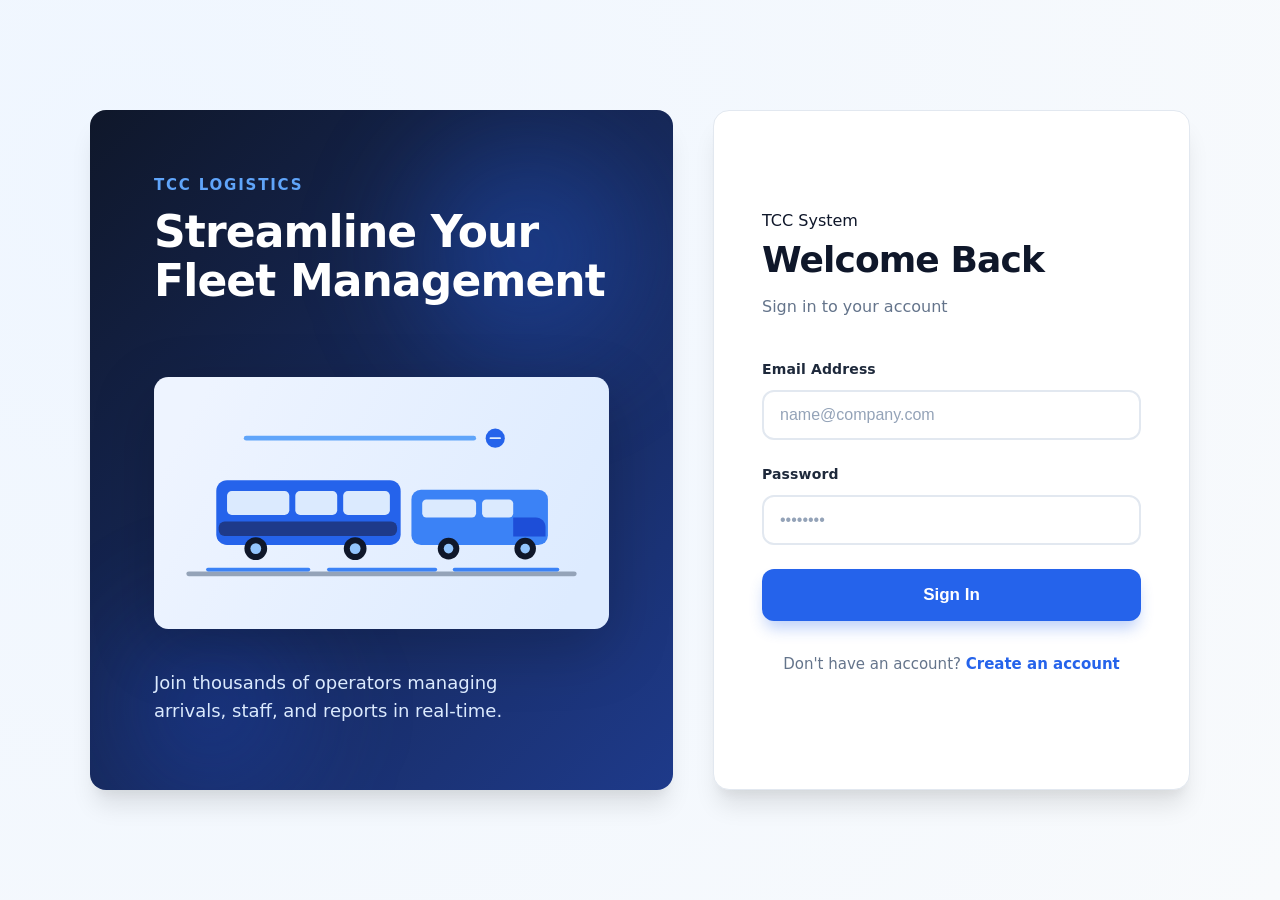
<file: index.html>
<!DOCTYPE html>
<html lang="en">
<head>
  <meta charset="UTF-8" />
  <meta name="viewport" content="width=device-width, initial-scale=1.0" />
  <title>TCC System - Login</title>
  <link rel="stylesheet" href="style.css" />
</head>
<body class="auth-page">
  <main class="auth-container">
    <section class="auth-visual" aria-label="Transport illustration">
      <div class="auth-brand-mark">
        <div>
          <p class="brand-kicker">TCC Logistics</p>
          <h2>Streamline Your Fleet Management</h2>
        </div>
      </div>
      <img
        src="assets/transport-illustration.svg"
        alt="Illustration of buses and logistics transport"
        class="auth-transport-img"
      />
      <p class="auth-visual-note">Join thousands of operators managing arrivals, staff, and reports in real-time.</p>
    </section>

    <section class="auth-card">
      <div class="auth-card-logo-row">
        <span>TCC System</span>
      </div>
      <h1>Welcome Back</h1>
      <p class="auth-subtitle">Sign in to your account</p>

      <div id="loginMessage" class="message" role="alert" aria-live="polite"></div>

      <form id="loginForm" novalidate>
        <div class="form-group">
          <label for="loginEmail">Email Address</label>
          <input type="email" id="loginEmail" name="loginEmail" placeholder="name@company.com" required />
        </div>

        <div class="form-group">
          <label for="loginPassword">Password</label>
          <input
            type="password"
            id="loginPassword"
            name="loginPassword"
            placeholder="••••••••"
            required
          />
        </div>

        <button type="submit" class="btn-primary">Sign In</button>
      </form>

     <!--  <div class="auth-note muted">
        <p><strong>Manager Access:</strong> Use <strong>admin@tcc.com</strong> / <strong>admin123</strong> to explore administrative features.</p>
      </div>
 -->
      <p class="auth-note">
        Don't have an account? <a href="signup.html">Create an account</a>
      </p>
    </section>
  </main>

  <script src="script.js"></script>
</body>
</html>
</file>
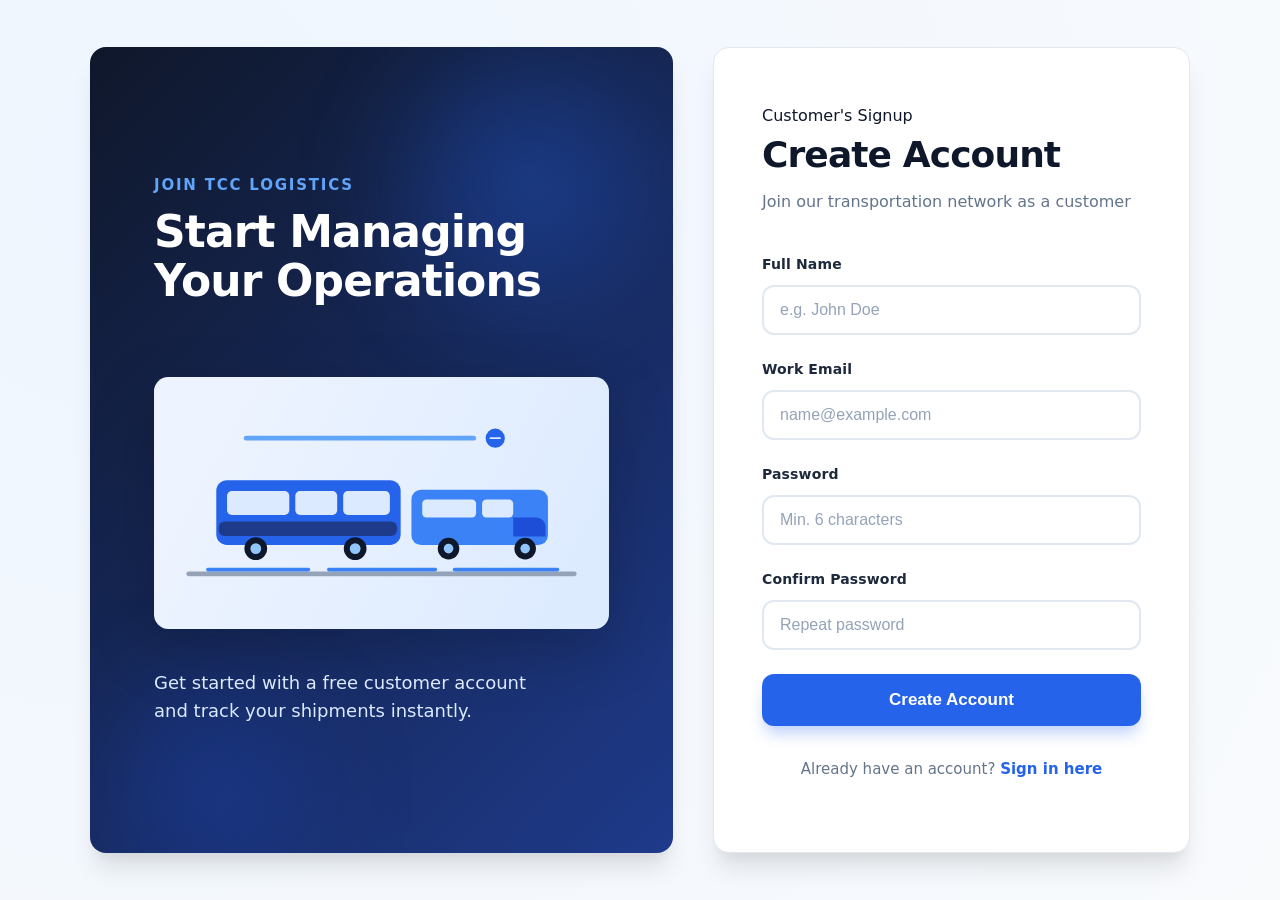
<file: signup.html>
<!DOCTYPE html>
<html lang="en">
<head>
  <meta charset="UTF-8" />
  <meta name="viewport" content="width=device-width, initial-scale=1.0" />
  <title>TCC System - Customer Signup</title>
  <link rel="stylesheet" href="style.css" />
</head>
<body class="auth-page">
  <main class="auth-container">
    <section class="auth-visual" aria-label="Signup illustration">
      <div class="auth-brand-mark">
        <div>
          <p class="brand-kicker">Join TCC Logistics</p>
          <h2>Start Managing Your Operations</h2>
        </div>
      </div>
      <img
        src="assets/transport-illustration.svg"
        alt="Logistics network illustration"
        class="auth-transport-img"
      />
      <p class="auth-visual-note">Get started with a free customer account and track your shipments instantly.</p>
    </section>

    <section class="auth-card">
      <div class="auth-card-logo-row">
        <span>Customer's Signup</span>
      </div>
      <h1>Create Account</h1>
      <p class="auth-subtitle">Join our transportation network as a customer</p>

      <div id="signupMessage" class="message" role="alert" aria-live="polite"></div>

      <form id="signupForm" novalidate>
        <div class="form-group">
          <label for="signupFullName">Full Name</label>
          <input type="text" id="signupFullName" name="signupFullName" placeholder="e.g. John Doe" required />
        </div>

        <div class="form-group">
          <label for="signupEmail">Work Email</label>
          <input type="email" id="signupEmail" name="signupEmail" placeholder="name@example.com" required />
        </div>

        <div class="form-group">
          <label for="signupPassword">Password</label>
          <input
            type="password"
            id="signupPassword"
            name="signupPassword"
            placeholder="Min. 6 characters"
            required
          />
        </div>

        <div class="form-group">
          <label for="signupConfirmPassword">Confirm Password</label>
          <input
            type="password"
            id="signupConfirmPassword"
            name="signupConfirmPassword"
            placeholder="Repeat password"
            required
          />
        </div>

        <button type="submit" class="btn-primary">Create Account</button>
      </form>

      <p class="auth-note">
        Already have an account? <a href="index.html">Sign in here</a>
      </p>
    </section>
  </main>

  <script src="script.js"></script>
</body>
</html>
</file>
<file: style.css>
:root {
	--primary: #2563eb;
	--primary-hover: #1d4ed8;
	--primary-light: rgba(37, 99, 235, 0.1);
	--accent: #f59e0b;
	--bg-body: #f8fafc;
	--bg-card: #ffffff;
	--text-main: #0f172a;
	--text-muted: #64748b;
	--border-light: #e2e8f0;
	--radius-lg: 16px;
	--radius-md: 12px;
	--shadow-xl: 0 20px 25px -5px rgba(0, 0, 0, 0.1), 0 10px 10px -5px rgba(0, 0, 0, 0.04);
}

* {
	box-sizing: border-box;
}

body {
	margin: 0;
	font-family: 'Inter', system-ui, -apple-system, sans-serif;
	background: var(--bg-body);
	color: var(--text-main);
	line-height: 1.5;
}

.auth-page {
	min-height: 100vh;
	display: flex;
	align-items: center;
	justify-content: center;
	padding: 2rem 1rem;
	background: radial-gradient(circle at 10% 20%, #eff6ff 0%, #f8fafc 100%);
}

.auth-container {
	width: 100%;
	max-width: 1100px;
	display: grid;
	grid-template-columns: 1.1fr 0.9fr;
	gap: 2.5rem;
	align-items: stretch;
}

.auth-visual {
	background: linear-gradient(135deg, #0f172a 0%, #1e3a8a 100%);
	border-radius: var(--radius-lg);
	color: #ffffff;
	padding: 4rem;
	display: flex;
	flex-direction: column;
	justify-content: center;
	box-shadow: var(--shadow-xl);
	position: relative;
	overflow: hidden;
}

/* Glassmorphism decorative circles */
.auth-visual::before {
	content: '';
	position: absolute;
	top: -5%;
	right: -5%;
	width: 350px;
	height: 350px;
	background: radial-gradient(circle, rgba(37, 99, 235, 0.4) 0%, transparent 70%);
	border-radius: 50%;
	filter: blur(40px);
}

.auth-visual::after {
	content: '';
	position: absolute;
	bottom: -10%;
	left: -5%;
	width: 300px;
	height: 300px;
	background: radial-gradient(circle, rgba(29, 78, 216, 0.3) 0%, transparent 70%);
	border-radius: 50%;
	filter: blur(40px);
}

.auth-brand-mark {
	position: relative;
	z-index: 10;
	margin-bottom: 2rem;
}

.auth-brand-mark h2 {
	margin: 0;
	font-size: 2.75rem;
	font-weight: 800;
	line-height: 1.1;
	color: #ffffff;
	letter-spacing: -0.02em;
	animation: fadeUp 0.8s cubic-bezier(0.2, 0.8, 0.2, 1) forwards;
}

.brand-kicker {
	margin: 0 0 0.75rem;
	font-size: 0.9375rem;
	font-weight: 700;
	letter-spacing: 0.12em;
	text-transform: uppercase;
	color: #60a5fa;
	animation: fadeUp 0.6s cubic-bezier(0.2, 0.8, 0.2, 1) forwards;
}

.auth-transport-img {
	width: 100%;
	max-width: 480px;
	height: auto;
	margin: 2rem auto;
	filter: drop-shadow(0 20px 30px rgba(0, 0, 0, 0.3));
	position: relative;
	z-index: 10;
	animation: float 6s ease-in-out infinite;
}

@keyframes float {
	0%, 100% { transform: translateY(0); }
	50% { transform: translateY(-15px); }
}

.auth-visual-note {
	position: relative;
	z-index: 10;
	font-size: 1.125rem;
	line-height: 1.6;
	color: #cbd5e1;
	max-width: 380px;
	margin-top: 1rem;
}

.auth-card {
	background: var(--bg-card);
	border-radius: var(--radius-lg);
	padding: 3.5rem;
	box-shadow: 0 4px 6px -1px rgba(0, 0, 0, 0.05), 0 2px 4px -2px rgba(0, 0, 0, 0.05);
	border: 1px solid var(--border-light);
	display: flex;
	flex-direction: column;
	justify-content: center;
}

.auth-subtitle {
	margin: 0 0 2.5rem;
	font-size: 1rem;
	color: var(--text-muted);
	line-height: 1.5;
}

.form-group {
	margin-bottom: 2rem;
}

.form-group label {
	display: block;
	margin-bottom: 0.75rem;
	font-weight: 600;
	font-size: 0.9375rem;
	color: var(--text-main);
	letter-spacing: 0.01em;
}

.form-group input,
.form-group select {
	width: 100%;
	border: 2px solid var(--border-light);
	border-radius: var(--radius-md);
	padding: 1rem 1.25rem;
	font-size: 1rem;
	background: #ffffff;
	outline: none;
	transition: all 0.3s cubic-bezier(0.4, 0, 0.2, 1);
	color: var(--text-main);
}

.form-group input::placeholder {
	color: #94a3b8;
}

.form-group input:focus,
.form-group select:focus {
	border-color: var(--primary);
	box-shadow: 0 0 0 4px var(--primary-light);
	transform: translateY(-1px);
}

.input-invalid {
	border-color: #ef4444 !important;
	box-shadow: 0 0 0 4px rgba(239, 68, 68, 0.1) !important;
}

.btn-primary {
	width: 100%;
	border: none;
	border-radius: var(--radius-md);
	padding: 1.125rem;
	background: var(--primary);
	color: #ffffff;
	font-size: 1.125rem;
	font-weight: 700;
	cursor: pointer;
	margin-top: 1.5rem;
	transition: all 0.3s cubic-bezier(0.4, 0, 0.2, 1);
	box-shadow: 0 12px 24px -8px rgba(37, 99, 235, 0.4);
	display: flex;
	align-items: center;
	justify-content: center;
	gap: 0.75rem;
}

.btn-primary:hover {
	background: var(--primary-hover);
	transform: translateY(-2px);
	box-shadow: 0 16px 32px -8px rgba(37, 99, 235, 0.5);
}

.btn-primary:active {
	transform: translateY(0) scale(0.98);
}

.message {
	display: none;
	border-radius: var(--radius-md);
	padding: 1.25rem;
	margin-bottom: 2rem;
	font-size: 0.9375rem;
	font-weight: 600;
	border: 1px solid transparent;
	animation: slideIn 0.4s cubic-bezier(0.2, 0.8, 0.2, 1);
}

@keyframes slideIn {
	from { transform: translateY(-10px); opacity: 0; }
	to { transform: translateY(0); opacity: 1; }
}

.message.success {
	background: #f0fdf4;
	color: #166534;
	border-color: #bbf7d0;
	display: flex;
}

.message.error {
	background: #fef2f2;
	color: #991b1b;
	border-color: #fecaca;
	display: flex;
}

.auth-note {
	margin-top: 2.5rem;
	font-size: 0.9375rem;
	color: var(--text-muted);
	text-align: center;
	font-weight: 500;
}

.auth-note a {
	color: var(--primary);
	text-decoration: none;
	font-weight: 700;
	transition: color 0.2s;
}

.auth-note a:hover {
	color: var(--primary-hover);
	text-decoration: underline;
}

.auth-note.muted {
	margin-top: 2rem;
	padding: 1.25rem;
	background: #f8fafc;
	border-radius: var(--radius-md);
	border: 1px solid var(--border-light);
	font-size: 0.875rem;
	line-height: 1.6;
}

@keyframes fadeUp {
	from { opacity: 0; transform: translateY(20px); }
	to { opacity: 1; transform: translateY(0); }
}

@media (max-width: 1024px) {
	.auth-container {
		grid-template-columns: 1fr;
		max-width: 550px;
	}
	.auth-visual {
		display: none;
	}
}

@media (max-width: 640px) {
	.auth-page {
		padding: 0;
		background: #ffffff;
	}
	.auth-card {
		border: none;
		box-shadow: none;
		padding: 2rem;
		border-radius: 0;
	}
}

.auth-logo {
	width: 52px;
	height: 52px;
	filter: brightness(0) invert(1);
}

.auth-transport-img {
	width: 100%;
	max-height: 300px;
	object-fit: contain;
	margin: 2.5rem 0;
	filter: drop-shadow(0 20px 30px rgba(0,0,0,0.2));
	opacity: 0;
	animation: fadeZoom 0.9s ease 0.5s forwards, floatY 4s ease-in-out 1.4s infinite;
}

.auth-visual-note {
	margin: 0;
	font-size: 1.125rem;
	font-weight: 400;
	line-height: 1.6;
	color: #dbeafe;
	opacity: 0;
	animation: fadeUp 0.65s ease 0.75s forwards;
}

.auth-card {
	background: var(--bg-card);
	border-radius: var(--radius-lg);
	border: 1px solid var(--border-light);
	box-shadow: var(--shadow-xl);
	padding: 3.5rem 3rem;
	display: flex;
	flex-direction: column;
	justify-content: center;
}

.auth-card h1 {
	margin: 0 0 0.5rem;
	font-size: 2.25rem;
	font-weight: 800;
	color: var(--text-main);
	letter-spacing: -0.025em;
}

.auth-subtitle {
	margin: 0 0 2.5rem;
	color: var(--text-muted);
	font-size: 1rem;
	font-weight: 500;
}

.form-group {
	margin-bottom: 1.5rem;
}

.form-group label {
	display: block;
	margin-bottom: 0.625rem;
	font-weight: 600;
	font-size: 0.875rem;
	color: #1e293b;
}

.form-group input,
.form-group select {
	width: 100%;
	border: 2px solid var(--border-light);
	border-radius: var(--radius-md);
	padding: 0.875rem 1rem;
	font-size: 1rem;
	background: #ffffff;
	outline: none;
	transition: all 0.2s cubic-bezier(0.4, 0, 0.2, 1);
}

.form-group input:focus,
.form-group select:focus {
	border-color: var(--primary);
	box-shadow: 0 0 0 4px var(--primary-light);
}

.input-invalid {
	border-color: #ef4444 !important;
	box-shadow: 0 0 0 4px rgba(239, 68, 68, 0.1) !important;
}

.btn-primary {
	width: 100%;
	border: none;
	border-radius: var(--radius-md);
	padding: 1rem;
	background: var(--primary);
	color: #ffffff;
	font-size: 1.0625rem;
	font-weight: 600;
	cursor: pointer;
	margin-top: 1rem;
	transition: all 0.2s cubic-bezier(0.4, 0, 0.2, 1);
	box-shadow: 0 10px 15px -3px rgba(37, 99, 235, 0.3);
}

.btn-primary:hover {
	background: var(--primary-hover);
	transform: translateY(-2px);
	box-shadow: 0 20px 25px -5px rgba(37, 99, 235, 0.2);
}

.btn-primary:active {
	transform: translateY(0) scale(0.98);
}

.loading-spinner {
	display: inline-block;
	width: 1rem;
	height: 1rem;
	border: 2px solid rgba(255, 255, 255, 0.3);
	border-radius: 50%;
	border-top-color: #fff;
	animation: spin 0.8s linear infinite;
	margin-right: 0.5rem;
	vertical-align: middle;
}

@keyframes spin {
	to { transform: rotate(360deg); }
}

.message {
	display: none;
	border-radius: var(--radius-md);
	padding: 1rem;
	margin-bottom: 1.5rem;
	font-size: 0.9375rem;
	font-weight: 500;
	animation: fadeUp 0.3s ease;
}

.message.success {
	display: flex;
	background: #f0fdf4;
	color: #166534;
	border-left: 4px solid #22c55e;
}

.message.error {
	display: flex;
	background: #fef2f2;
	color: #991b1b;
	border-left: 4px solid #ef4444;
}

.auth-note {
	margin-top: 2rem;
	font-size: 0.9375rem;
	color: var(--text-muted);
	text-align: center;
}

.auth-note a {
	color: var(--primary);
	text-decoration: none;
	font-weight: 600;
}

.auth-note a:hover {
	text-decoration: underline;
}

.auth-note.muted {
	margin-top: 1.5rem;
	padding: 1rem;
	background: #f1f5f9;
	border-radius: var(--radius-md);
	color: #475569;
}

@keyframes fadeUp {
	from {
		opacity: 0;
		transform: translateY(12px);
	}
	to {
		opacity: 1;
		transform: translateY(0);
	}
}

@keyframes fadeZoom {
	from {
		opacity: 0;
		transform: translateY(14px) scale(0.98);
	}
	to {
		opacity: 1;
		transform: translateY(0) scale(1);
	}
}

@keyframes floatY {
	0%,
	100% {
		transform: translateY(0);
	}
	50% {
		transform: translateY(-6px);
	}
}

@media (prefers-reduced-motion: reduce) {
	.brand-kicker,
	.auth-brand-mark h2,
	.auth-transport-img,
	.auth-visual-note {
		opacity: 1;
		animation: none;
	}
}

@media (max-width: 480px) {
	.auth-page {
		padding: 12px;
	}

	.auth-container {
		gap: 12px;
	}

	.auth-visual {
		padding: 16px;
		border-radius: 16px;
	}

	.auth-brand-mark h2 {
		font-size: 1.32rem;
	}

	.auth-transport-img {
		max-height: 170px;
		margin: 14px 0;
		padding: 10px;
	}

	.auth-card {
		border-radius: 16px;
		padding: 20px 16px;
	}

	.auth-card h1 {
		font-size: 1.95rem;
	}

	.auth-subtitle {
		font-size: 0.95rem;
		margin-bottom: 18px;
	}
}

@media (max-width: 900px) {
	.auth-container {
		grid-template-columns: 1fr;
		max-width: 560px;
	}

	.auth-visual {
		padding-bottom: 20px;
	}
}

.dashboard-layout {
	display: grid;
	grid-template-columns: 260px 1fr;
	min-height: 100vh;
}

.sidebar {
	background: #0f172a;
	color: #e5e7eb;
	padding: 22px 18px;
	display: flex;
	flex-direction: column;
	gap: 16px;
}

.sidebar-title {
	margin: 0;
	font-size: 1.25rem;
}

.sidebar-subtitle {
	margin: 0;
	font-size: 0.9rem;
	color: #94a3b8;
}

.sidebar-nav {
	display: flex;
	flex-direction: column;
	gap: 10px;
	margin-top: 8px;
}

.nav-item {
	display: block;
	padding: 10px 12px;
	border-radius: 8px;
	text-decoration: none;
	color: #e5e7eb;
	font-size: 0.95rem;
}

.nav-item:hover,
.nav-item.active {
	background: #1e293b;
}

.sidebar-logout {
	margin-top: auto;
}

.btn-outline {
	width: 100%;
	border: 1px solid #334155;
	background: transparent;
	color: #e5e7eb;
	padding: 10px 12px;
	border-radius: 10px;
	cursor: pointer;
	font-weight: 600;
}

.btn-outline:hover {
	background: #1e293b;
}

.dashboard-main {
	padding: 24px;
}

.dashboard-header h1 {
	margin: 0;
	font-size: 1.8rem;
}

.header-subtitle {
	margin: 8px 0 0;
	color: #6b7280;
	font-size: 0.95rem;
}

.dashboard-section {
	display: grid;
	gap: 16px;
	margin-top: 16px;
}

.card {
	background: #ffffff;
	border-radius: 12px;
	padding: 18px;
	box-shadow: 0 8px 20px rgba(15, 23, 42, 0.07);
}

.card h3 {
	margin: 0 0 12px;
}

.role-notice {
	margin-top: 16px;
	font-weight: 600;
}

.role-notice.success {
	border: 1px solid #86efac;
	background: #f0fdf4;
	color: #14532d;
}

.role-notice.info {
	border: 1px solid #93c5fd;
	background: #eff6ff;
	color: #1e3a8a;
}

.role-notice.warning {
	border: 1px solid #fdba74;
	background: #fff7ed;
	color: #9a3412;
}

.hidden {
	display: none !important;
}

.stats-grid {
	display: grid;
	grid-template-columns: repeat(3, minmax(0, 1fr));
	gap: 12px;
}

.compact-stats {
	margin-bottom: 14px;
}

.form-grid {
	display: grid;
	grid-template-columns: repeat(2, minmax(0, 1fr));
	gap: 12px;
}

.filter-row {
	display: grid;
	grid-template-columns: 2fr 1fr auto;
	gap: 12px;
	align-items: end;
	margin-bottom: 14px;
}

.filter-group {
	display: flex;
	flex-direction: column;
	gap: 6px;
}

.filter-group label {
	font-weight: 600;
	font-size: 0.88rem;
	color: #374151;
}

.filter-group input,
.filter-group select {
	width: 100%;
	border: 1px solid #d1d5db;
	border-radius: 10px;
	padding: 10px 12px;
	font-size: 0.92rem;
	background: #ffffff;
	outline: none;
}

.filter-group input:focus,
.filter-group select:focus {
	border-color: #2563eb;
	box-shadow: 0 0 0 3px rgba(37, 99, 235, 0.12);
}

.tracking-actions {
	margin: 0;
	align-self: end;
}

.report-actions {
	margin-top: 14px;
	margin-bottom: 0;
}

.action-row {
	display: flex;
	gap: 10px;
	margin: 6px 0 14px;
}

.action-btn {
	width: auto;
	min-width: 120px;
	margin-top: 0;
}

.btn-light {
	border: 1px solid #d1d5db;
	background: #ffffff;
	color: #1f2937;
	border-radius: 10px;
	padding: 12px;
	font-size: 1rem;
	font-weight: 600;
	cursor: pointer;
}

.btn-light:hover {
	background: #f9fafb;
}

.stat-card {
	background: #f8fafc;
	border: 1px solid #e5e7eb;
	border-radius: 10px;
	padding: 12px;
	display: flex;
	flex-direction: column;
	gap: 6px;
}

.stat-label {
	font-size: 0.85rem;
	color: #6b7280;
}

.stat-card strong {
	font-size: 1.2rem;
	color: #0f172a;
}

.muted-text {
	margin: 0;
	color: #6b7280;
}

.table-wrapper {
	overflow-x: auto;
}

table {
	width: 100%;
	border-collapse: collapse;
}

th,
td {
	text-align: left;
	padding: 10px;
	border-bottom: 1px solid #e5e7eb;
	font-size: 0.92rem;
}

th {
	font-weight: 700;
	color: #334155;
}

.row-ready {
	background: #ecfdf5;
}

.status-pill {
	display: inline-block;
	padding: 4px 10px;
	border-radius: 999px;
	font-size: 0.78rem;
	font-weight: 700;
	line-height: 1.2;
}

.status-pending {
	background: #fff7ed;
	color: #9a3412;
	border: 1px solid #fdba74;
}

.status-ready {
	background: #ecfdf5;
	color: #166534;
	border: 1px solid #86efac;
}

.status-delivered {
	background: #e0f2fe;
	color: #075985;
	border: 1px solid #7dd3fc;
}

.table-actions {
	display: flex;
	gap: 8px;
}

.btn-small {
	border: 1px solid #cbd5e1;
	background: #ffffff;
	color: #0f172a;
	padding: 6px 10px;
	border-radius: 8px;
	font-size: 0.82rem;
	font-weight: 600;
	cursor: pointer;
}

.btn-small:hover {
	background: #f8fafc;
}

.btn-small:disabled {
	opacity: 0.45;
	cursor: not-allowed;
}

/* Notifications Styling */
.notifications-list {
	max-height: 250px;
	overflow-y: auto;
	margin-top: 15px;
}

.notification-item {
	padding: 12px;
	border-bottom: 1px solid #e2e8f0;
	margin-bottom: 8px;
	background: #f8fafc;
	border-radius: 8px;
}

.notification-item.unread {
	border-left: 4px solid #2563eb;
	background: #ffffff;
	box-shadow: 0 1px 2px rgba(0,0,0,0.05);
}

.notification-header {
	display: flex;
	justify-content: space-between;
	align-items: center;
	margin-bottom: 4px;
	font-size: 0.9rem;
}

.notification-time {
	font-size: 0.75rem;
	color: #64748b;
}

.notification-body {
	font-size: 0.85rem;
	color: #334155;
}

/* Charts and Reports styling */
.charts-grid {
	display: grid;
	grid-template-columns: repeat(auto-fit, minmax(400px, 1fr));
	gap: 20px;
}

.chart-container {
	padding: 20px;
	background: #ffffff;
	border: 1px solid #e2e8f0;
	border-radius: 12px;
	height: 350px;
	display: flex;
	flex-direction: column;
}

.chart-container h4 {
	margin-bottom: 15px;
	color: #1e293b;
	font-size: 1rem;
	text-align: center;
}

.mt-20 {
	margin-top: 20px;
}

@media (max-width: 768px) {
	.charts-grid {
		grid-template-columns: 1fr;
	}
}

.btn-danger {
	border-color: #fecaca;
	color: #b91c1c;
}

.btn-danger:hover {
	background: #fef2f2;
}

@media (max-width: 900px) {
	.dashboard-layout {
		grid-template-columns: 1fr;
	}

	.sidebar {
		padding: 16px;
	}

	.sidebar-nav {
		flex-direction: row;
		flex-wrap: wrap;
	}

	.sidebar-logout {
		margin-top: 4px;
	}

	.dashboard-main {
		padding: 16px;
	}

	.stats-grid {
		grid-template-columns: 1fr;
	}

	.form-grid {
		grid-template-columns: 1fr;
	}

	.filter-row {
		grid-template-columns: 1fr;
	}

	.action-row {
		flex-direction: column;
	}

	.action-btn {
		width: 100%;
	}
}
</file>
